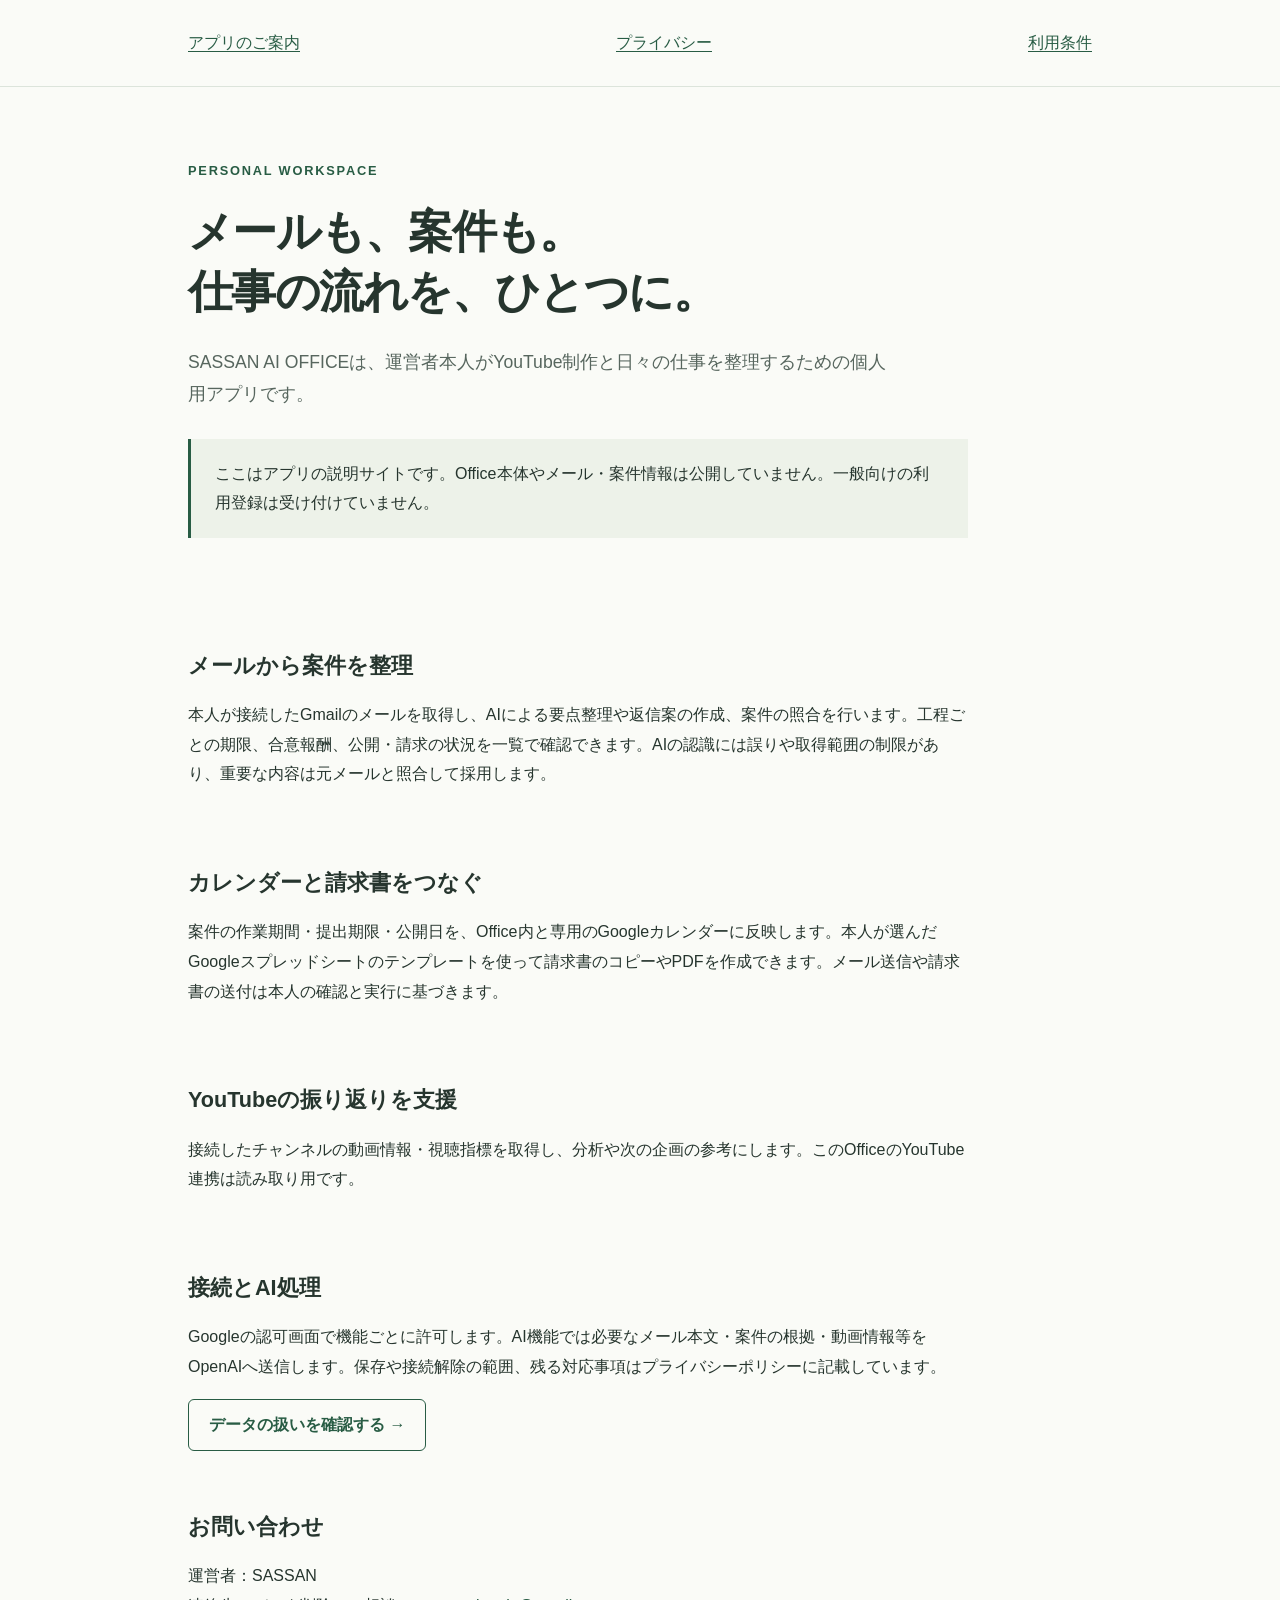
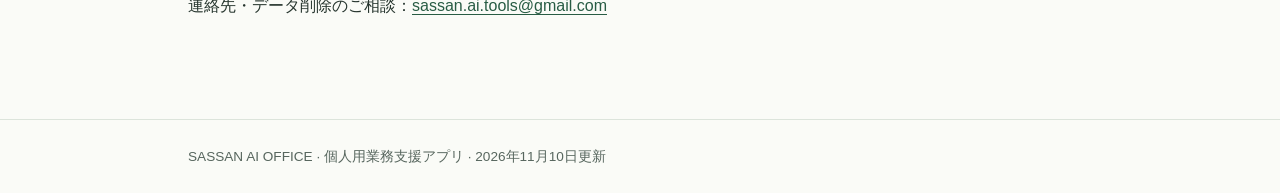
<file: index.html>
<!doctype html><html lang="ja"><head><meta charset="utf-8"><meta name="viewport" content="width=device-width,initial-scale=1"><meta name="referrer" content="no-referrer"><title>アプリのご案内 — SASSAN AI OFFICE</title><link rel="stylesheet" href="style.css"></head><body><header><nav class="wrap" aria-label="サイト案内"><a href="index.html">アプリのご案内</a><a href="privacy.html">プライバシー</a><a href="terms.html">利用条件</a></nav></header><main class="wrap"><article>
<div class="hero"><p class="eyebrow">PERSONAL WORKSPACE</p><h1>メールも、案件も。<br>仕事の流れを、ひとつに。</h1><p class="lead">SASSAN AI OFFICEは、運営者本人がYouTube制作と日々の仕事を整理するための個人用アプリです。</p><div class="note">ここはアプリの説明サイトです。Office本体やメール・案件情報は公開していません。一般向けの利用登録は受け付けていません。</div></div>
<section><h2>メールから案件を整理</h2><p>本人が接続したGmailのメールを取得し、AIによる要点整理や返信案の作成、案件の照合を行います。工程ごとの期限、合意報酬、公開・請求の状況を一覧で確認できます。AIの認識には誤りや取得範囲の制限があり、重要な内容は元メールと照合して採用します。</p></section>
<section><h2>カレンダーと請求書をつなぐ</h2><p>案件の作業期間・提出期限・公開日を、Office内と専用のGoogleカレンダーに反映します。本人が選んだGoogleスプレッドシートのテンプレートを使って請求書のコピーやPDFを作成できます。メール送信や請求書の送付は本人の確認と実行に基づきます。</p></section>
<section><h2>YouTubeの振り返りを支援</h2><p>接続したチャンネルの動画情報・視聴指標を取得し、分析や次の企画の参考にします。このOfficeのYouTube連携は読み取り用です。</p></section>
<section><h2>接続とAI処理</h2><p>Googleの認可画面で機能ごとに許可します。AI機能では必要なメール本文・案件の根拠・動画情報等をOpenAIへ送信します。保存や接続解除の範囲、残る対応事項はプライバシーポリシーに記載しています。</p><a class="policy-link" href="privacy.html">データの扱いを確認する →</a></section><section><h2>お問い合わせ</h2><p>運営者：SASSAN<br>連絡先・データ削除のご相談：<a href="mailto:sassan.ai.tools@gmail.com">sassan.ai.tools@gmail.com</a></p></section></article></main><footer><div class="wrap">SASSAN AI OFFICE · 個人用業務支援アプリ · 2026年11月10日更新</div></footer></body></html>
</file>
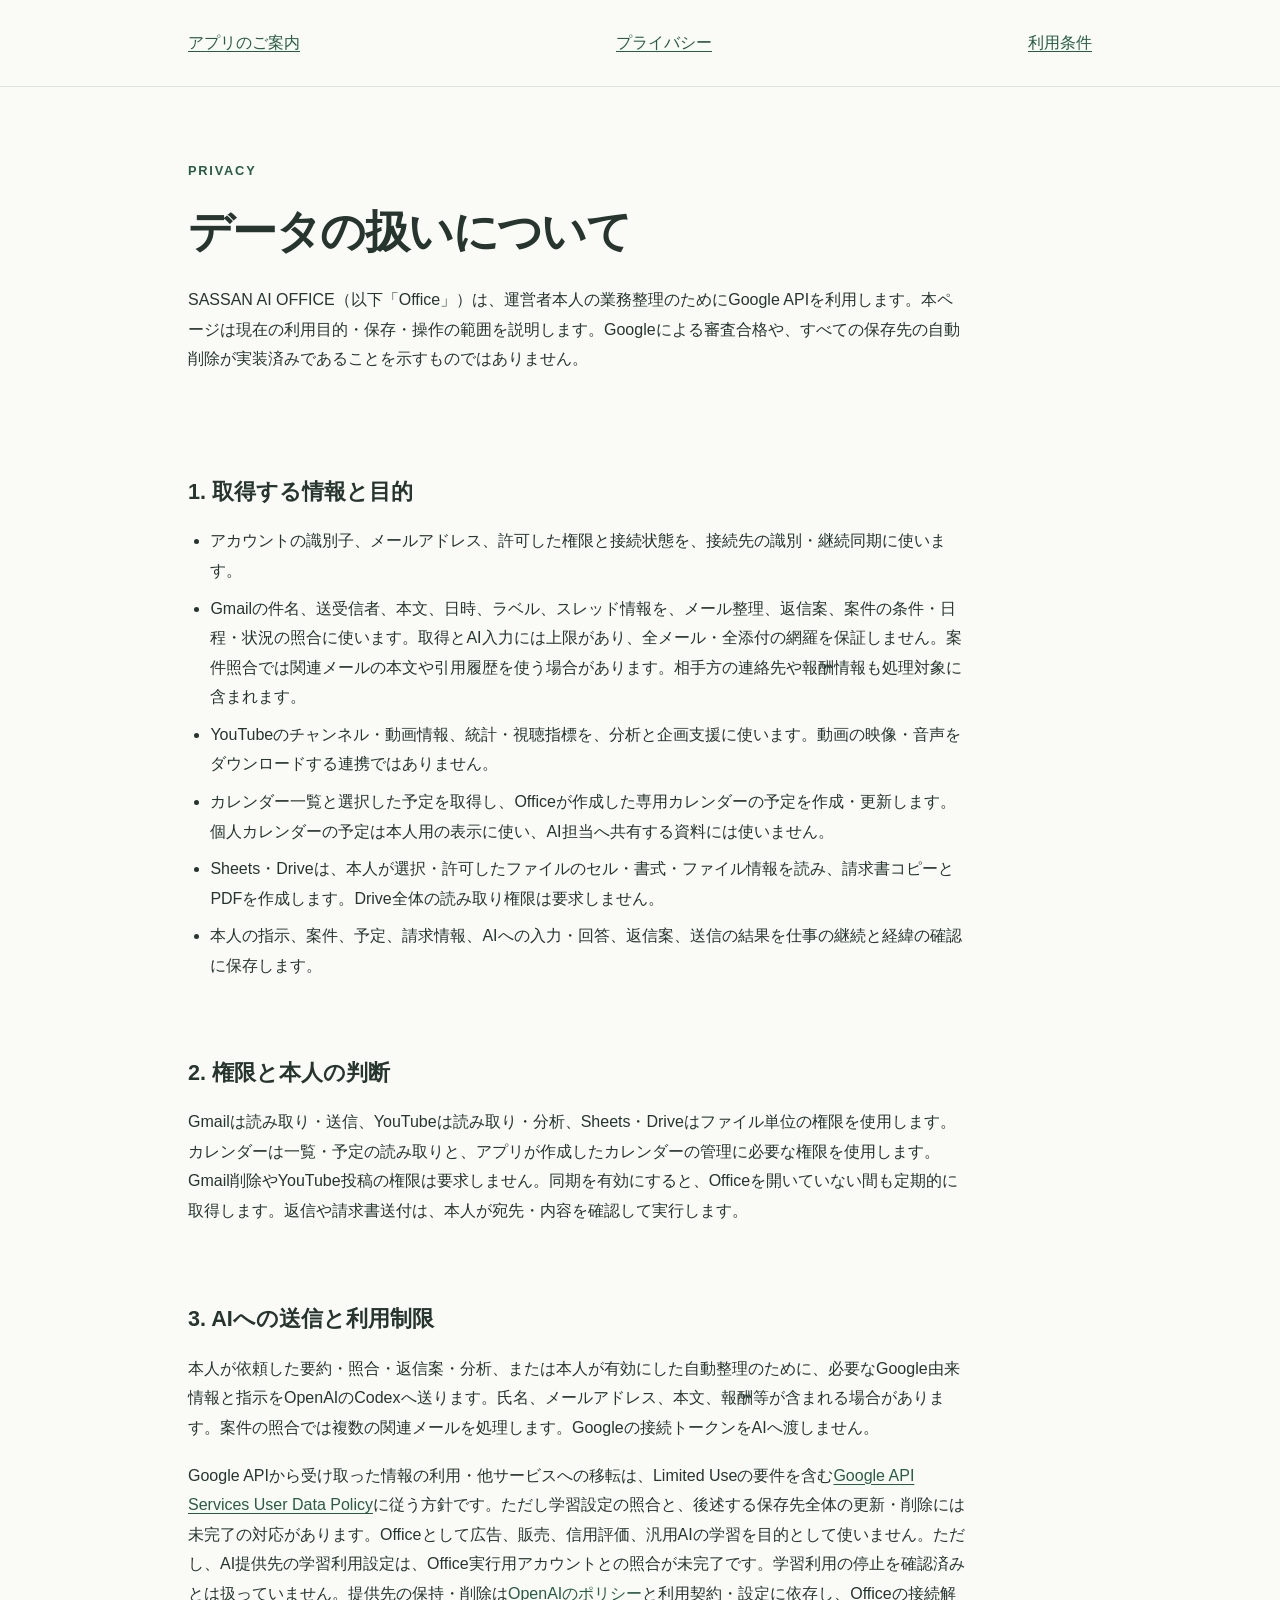
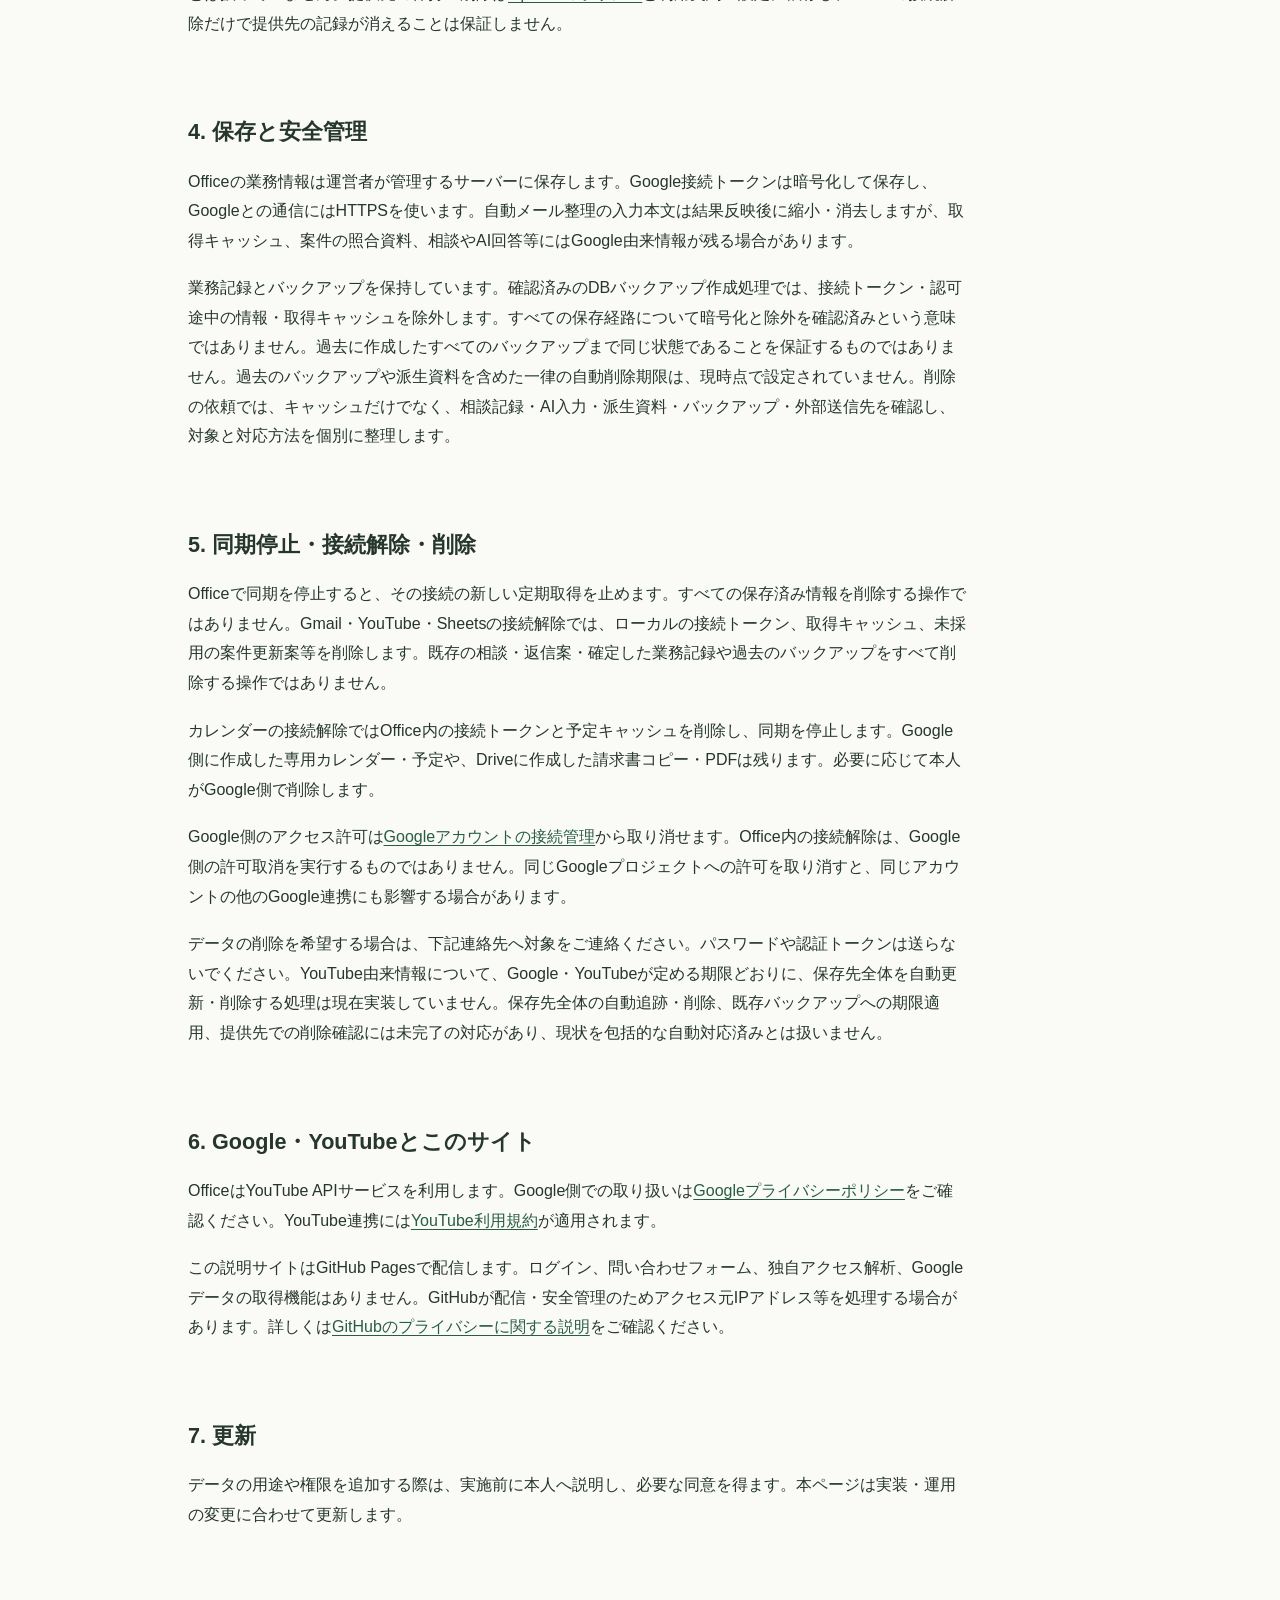
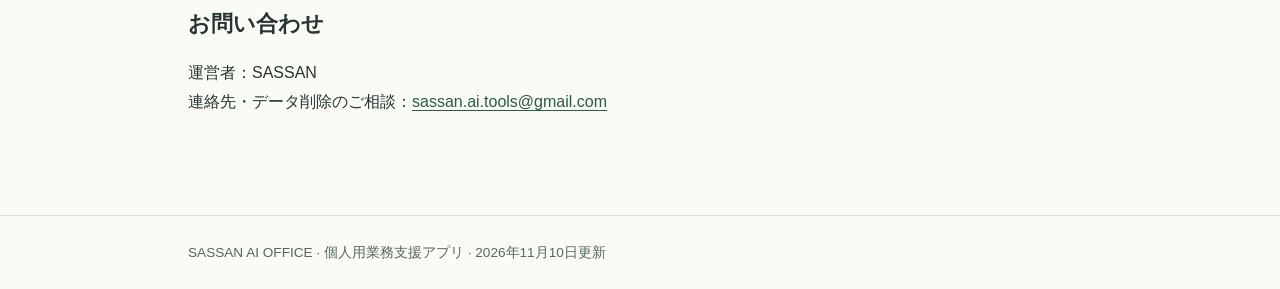
<file: privacy.html>
<!doctype html><html lang="ja"><head><meta charset="utf-8"><meta name="viewport" content="width=device-width,initial-scale=1"><meta name="referrer" content="no-referrer"><title>プライバシーポリシー — SASSAN AI OFFICE</title><link rel="stylesheet" href="style.css"></head><body><header><nav class="wrap" aria-label="サイト案内"><a href="index.html">アプリのご案内</a><a href="privacy.html">プライバシー</a><a href="terms.html">利用条件</a></nav></header><main class="wrap"><article>
<div class="hero"><p class="eyebrow">PRIVACY</p><h1>データの扱いについて</h1><p>SASSAN AI OFFICE（以下「Office」）は、運営者本人の業務整理のためにGoogle APIを利用します。本ページは現在の利用目的・保存・操作の範囲を説明します。Googleによる審査合格や、すべての保存先の自動削除が実装済みであることを示すものではありません。</p></div>
<section><h2>1. 取得する情報と目的</h2><ul>
<li>アカウントの識別子、メールアドレス、許可した権限と接続状態を、接続先の識別・継続同期に使います。</li>
<li>Gmailの件名、送受信者、本文、日時、ラベル、スレッド情報を、メール整理、返信案、案件の条件・日程・状況の照合に使います。取得とAI入力には上限があり、全メール・全添付の網羅を保証しません。案件照合では関連メールの本文や引用履歴を使う場合があります。相手方の連絡先や報酬情報も処理対象に含まれます。</li>
<li>YouTubeのチャンネル・動画情報、統計・視聴指標を、分析と企画支援に使います。動画の映像・音声をダウンロードする連携ではありません。</li>
<li>カレンダー一覧と選択した予定を取得し、Officeが作成した専用カレンダーの予定を作成・更新します。個人カレンダーの予定は本人用の表示に使い、AI担当へ共有する資料には使いません。</li>
<li>Sheets・Driveは、本人が選択・許可したファイルのセル・書式・ファイル情報を読み、請求書コピーとPDFを作成します。Drive全体の読み取り権限は要求しません。</li>
<li>本人の指示、案件、予定、請求情報、AIへの入力・回答、返信案、送信の結果を仕事の継続と経緯の確認に保存します。</li></ul></section>
<section><h2>2. 権限と本人の判断</h2><p>Gmailは読み取り・送信、YouTubeは読み取り・分析、Sheets・Driveはファイル単位の権限を使用します。カレンダーは一覧・予定の読み取りと、アプリが作成したカレンダーの管理に必要な権限を使用します。Gmail削除やYouTube投稿の権限は要求しません。同期を有効にすると、Officeを開いていない間も定期的に取得します。返信や請求書送付は、本人が宛先・内容を確認して実行します。</p></section>
<section><h2>3. AIへの送信と利用制限</h2><p>本人が依頼した要約・照合・返信案・分析、または本人が有効にした自動整理のために、必要なGoogle由来情報と指示をOpenAIのCodexへ送ります。氏名、メールアドレス、本文、報酬等が含まれる場合があります。案件の照合では複数の関連メールを処理します。Googleの接続トークンをAIへ渡しません。</p><p>Google APIから受け取った情報の利用・他サービスへの移転は、Limited Useの要件を含む<a href="https://developers.google.com/terms/api-services-user-data-policy">Google API Services User Data Policy</a>に従う方針です。ただし学習設定の照合と、後述する保存先全体の更新・削除には未完了の対応があります。Officeとして広告、販売、信用評価、汎用AIの学習を目的として使いません。ただし、AI提供先の学習利用設定は、Office実行用アカウントとの照合が未完了です。学習利用の停止を確認済みとは扱っていません。提供先の保持・削除は<a href="https://openai.com/policies/privacy-policy/">OpenAIのポリシー</a>と利用契約・設定に依存し、Officeの接続解除だけで提供先の記録が消えることは保証しません。</p></section>
<section><h2>4. 保存と安全管理</h2><p>Officeの業務情報は運営者が管理するサーバーに保存します。Google接続トークンは暗号化して保存し、Googleとの通信にはHTTPSを使います。自動メール整理の入力本文は結果反映後に縮小・消去しますが、取得キャッシュ、案件の照合資料、相談やAI回答等にはGoogle由来情報が残る場合があります。</p><p>業務記録とバックアップを保持しています。確認済みのDBバックアップ作成処理では、接続トークン・認可途中の情報・取得キャッシュを除外します。すべての保存経路について暗号化と除外を確認済みという意味ではありません。過去に作成したすべてのバックアップまで同じ状態であることを保証するものではありません。過去のバックアップや派生資料を含めた一律の自動削除期限は、現時点で設定されていません。削除の依頼では、キャッシュだけでなく、相談記録・AI入力・派生資料・バックアップ・外部送信先を確認し、対象と対応方法を個別に整理します。</p></section>
<section><h2>5. 同期停止・接続解除・削除</h2><p>Officeで同期を停止すると、その接続の新しい定期取得を止めます。すべての保存済み情報を削除する操作ではありません。Gmail・YouTube・Sheetsの接続解除では、ローカルの接続トークン、取得キャッシュ、未採用の案件更新案等を削除します。既存の相談・返信案・確定した業務記録や過去のバックアップをすべて削除する操作ではありません。</p><p>カレンダーの接続解除ではOffice内の接続トークンと予定キャッシュを削除し、同期を停止します。Google側に作成した専用カレンダー・予定や、Driveに作成した請求書コピー・PDFは残ります。必要に応じて本人がGoogle側で削除します。</p><p>Google側のアクセス許可は<a href="https://myaccount.google.com/connections">Googleアカウントの接続管理</a>から取り消せます。Office内の接続解除は、Google側の許可取消を実行するものではありません。同じGoogleプロジェクトへの許可を取り消すと、同じアカウントの他のGoogle連携にも影響する場合があります。</p><p>データの削除を希望する場合は、下記連絡先へ対象をご連絡ください。パスワードや認証トークンは送らないでください。YouTube由来情報について、Google・YouTubeが定める期限どおりに、保存先全体を自動更新・削除する処理は現在実装していません。保存先全体の自動追跡・削除、既存バックアップへの期限適用、提供先での削除確認には未完了の対応があり、現状を包括的な自動対応済みとは扱いません。</p></section>
<section><h2>6. Google・YouTubeとこのサイト</h2><p>OfficeはYouTube APIサービスを利用します。Google側での取り扱いは<a href="https://policies.google.com/privacy">Googleプライバシーポリシー</a>をご確認ください。YouTube連携には<a href="https://www.youtube.com/t/terms">YouTube利用規約</a>が適用されます。</p><p>この説明サイトはGitHub Pagesで配信します。ログイン、問い合わせフォーム、独自アクセス解析、Googleデータの取得機能はありません。GitHubが配信・安全管理のためアクセス元IPアドレス等を処理する場合があります。詳しくは<a href="https://docs.github.com/en/site-policy/privacy-policies/github-general-privacy-statement">GitHubのプライバシーに関する説明</a>をご確認ください。</p></section>
<section><h2>7. 更新</h2><p>データの用途や権限を追加する際は、実施前に本人へ説明し、必要な同意を得ます。本ページは実装・運用の変更に合わせて更新します。</p></section><section><h2>お問い合わせ</h2><p>運営者：SASSAN<br>連絡先・データ削除のご相談：<a href="mailto:sassan.ai.tools@gmail.com">sassan.ai.tools@gmail.com</a></p></section></article></main><footer><div class="wrap">SASSAN AI OFFICE · 個人用業務支援アプリ · 2026年11月10日更新</div></footer></body></html>
</file>
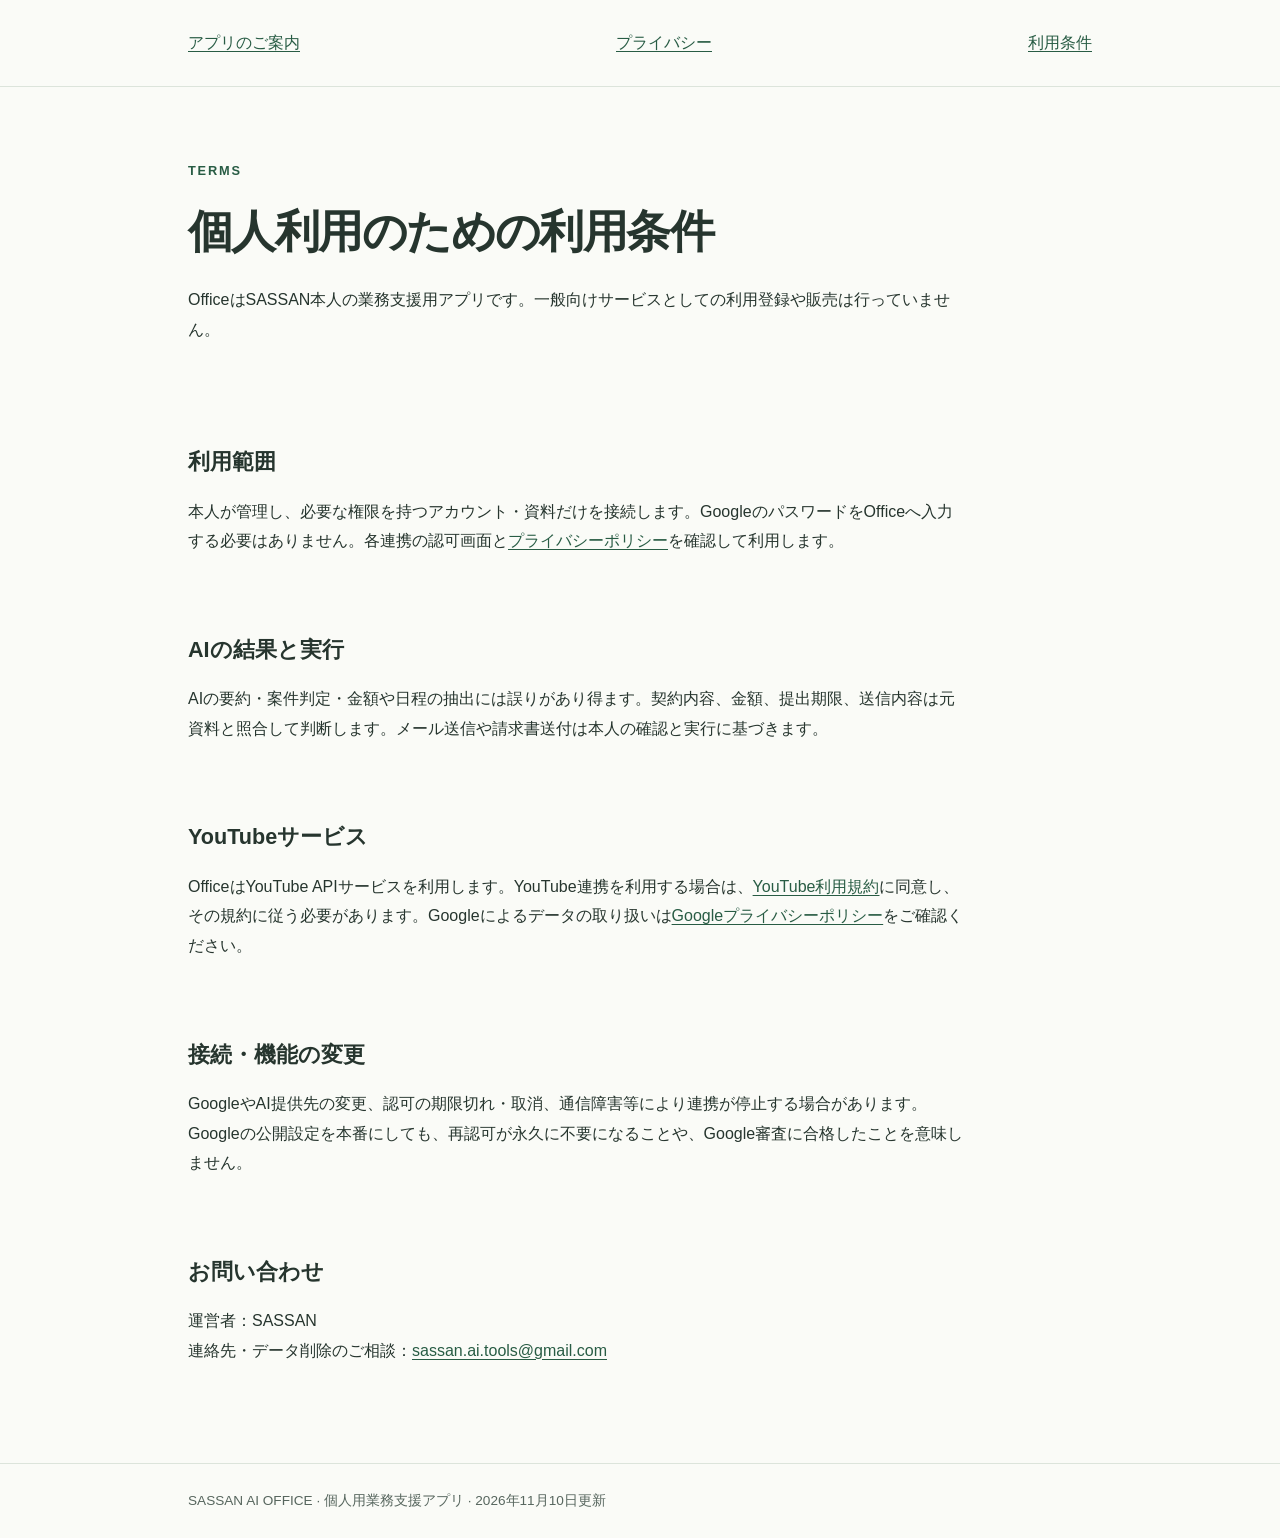
<file: terms.html>
<!doctype html><html lang="ja"><head><meta charset="utf-8"><meta name="viewport" content="width=device-width,initial-scale=1"><meta name="referrer" content="no-referrer"><title>利用条件 — SASSAN AI OFFICE</title><link rel="stylesheet" href="style.css"></head><body><header><nav class="wrap" aria-label="サイト案内"><a href="index.html">アプリのご案内</a><a href="privacy.html">プライバシー</a><a href="terms.html">利用条件</a></nav></header><main class="wrap"><article>
<div class="hero"><p class="eyebrow">TERMS</p><h1>個人利用のための利用条件</h1><p>OfficeはSASSAN本人の業務支援用アプリです。一般向けサービスとしての利用登録や販売は行っていません。</p></div>
<section><h2>利用範囲</h2><p>本人が管理し、必要な権限を持つアカウント・資料だけを接続します。GoogleのパスワードをOfficeへ入力する必要はありません。各連携の認可画面と<a href="privacy.html">プライバシーポリシー</a>を確認して利用します。</p></section>
<section><h2>AIの結果と実行</h2><p>AIの要約・案件判定・金額や日程の抽出には誤りがあり得ます。契約内容、金額、提出期限、送信内容は元資料と照合して判断します。メール送信や請求書送付は本人の確認と実行に基づきます。</p></section>
<section><h2>YouTubeサービス</h2><p>OfficeはYouTube APIサービスを利用します。YouTube連携を利用する場合は、<a href="https://www.youtube.com/t/terms">YouTube利用規約</a>に同意し、その規約に従う必要があります。Googleによるデータの取り扱いは<a href="https://policies.google.com/privacy">Googleプライバシーポリシー</a>をご確認ください。</p></section>
<section><h2>接続・機能の変更</h2><p>GoogleやAI提供先の変更、認可の期限切れ・取消、通信障害等により連携が停止する場合があります。Googleの公開設定を本番にしても、再認可が永久に不要になることや、Google審査に合格したことを意味しません。</p></section><section><h2>お問い合わせ</h2><p>運営者：SASSAN<br>連絡先・データ削除のご相談：<a href="mailto:sassan.ai.tools@gmail.com">sassan.ai.tools@gmail.com</a></p></section></article></main><footer><div class="wrap">SASSAN AI OFFICE · 個人用業務支援アプリ · 2026年11月10日更新</div></footer></body></html>
</file>
<file: style.css>
:root{color-scheme:light;--ink:#26352e;--muted:#57665e;--line:#dce4db;--paper:#fafbf7;--green:#285c44}*{box-sizing:border-box}body{margin:0;background:var(--paper);color:var(--ink);font-family:-apple-system,BlinkMacSystemFont,"Hiragino Kaku Gothic ProN","Yu Gothic",sans-serif;line-height:1.85}a{color:var(--green);text-underline-offset:.2em}a:focus-visible{outline:3px solid #b78a26;outline-offset:5px}.wrap{max-width:960px;margin:auto;padding:0 28px}header{border-bottom:1px solid var(--line)}nav{display:flex;gap:24px;align-items:center;justify-content:space-between;min-height:86px}.brand{font-weight:700;letter-spacing:.06em;text-decoration:none}.eyebrow{font-size:.8rem;letter-spacing:.14em;color:var(--green);font-weight:700}h1{font-size:clamp(2rem,5vw,3.5rem);line-height:1.35;letter-spacing:-.035em;margin:12px 0 24px}h2{font-size:1.35rem;line-height:1.5;margin:0 0 18px}p{margin:0 0 18px}.lead{font-size:1.1rem;color:var(--muted);max-width:700px}.hero{padding:72px 0 54px}.note{padding:20px 24px;border-left:3px solid var(--green);background:#edf2e9;margin:28px 0}.steps{margin:0;padding:0;list-style:none}.steps li{display:grid;grid-template-columns:48px 1fr;gap:16px;padding:28px 0;border-top:1px solid var(--line)}.num{color:var(--green);font-size:.85rem;padding-top:6px}.steps h2{margin-bottom:8px}.steps p{margin:0;color:var(--muted)}section{padding:30px 0}article{max-width:780px;padding-bottom:50px}article h1{font-size:clamp(1.9rem,4vw,2.8rem)}article ul{padding-left:1.4em}article li{margin:8px 0}.policy-link{display:inline-block;border:1px solid var(--green);padding:10px 20px;border-radius:6px;text-decoration:none;font-weight:600}footer{border-top:1px solid var(--line);padding:24px 0;color:var(--muted);font-size:.85rem}.date{font-size:.9rem;color:var(--muted)}@media(max-width:540px){.wrap{padding:0 20px}nav{align-items:flex-start;flex-direction:column;justify-content:center;gap:5px;padding:18px 0}.hero{padding:44px 0 28px}.steps li{grid-template-columns:30px 1fr;gap:10px}.note{padding:16px}section{padding:22px 0}}
</file>
